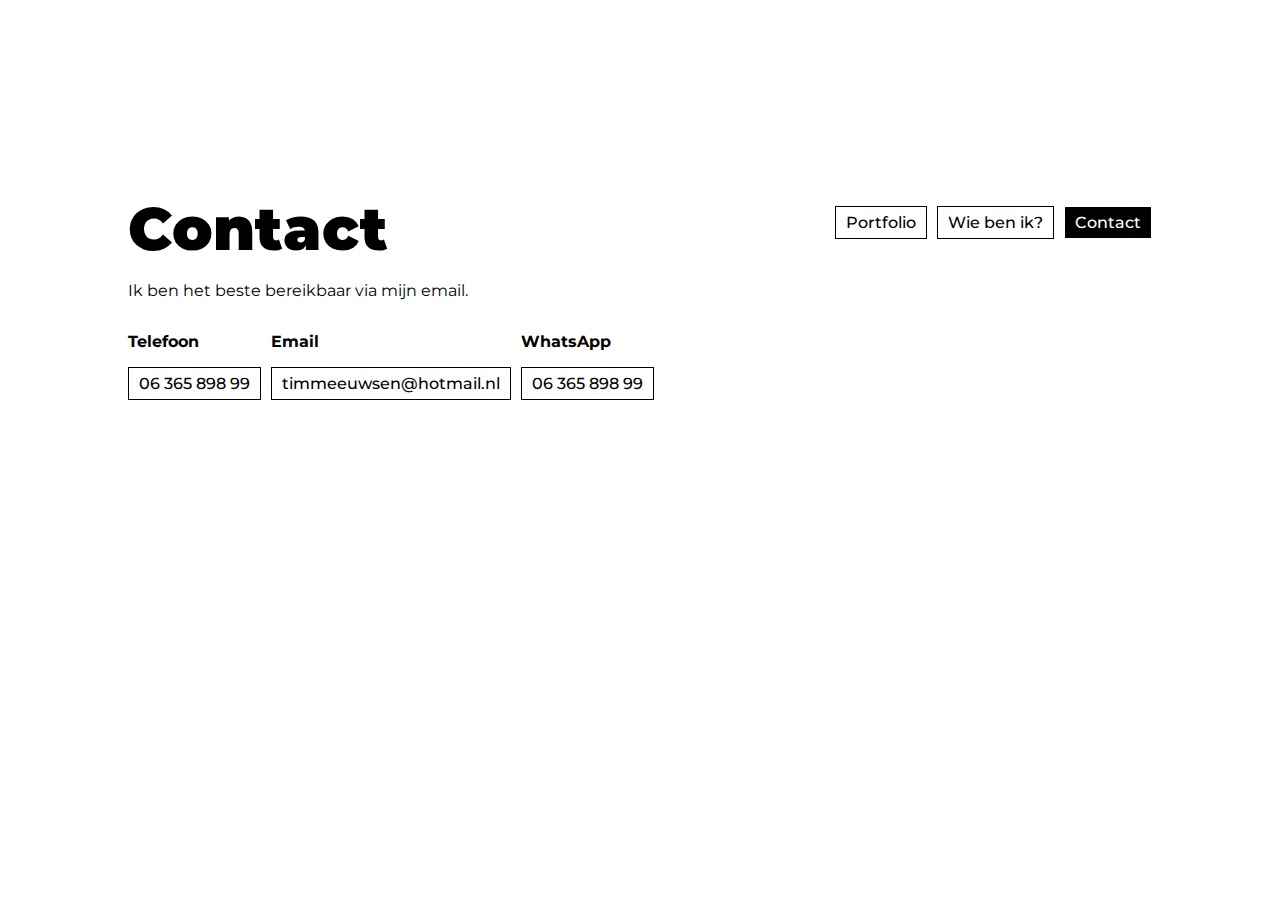
<file: contact.html>
<!DOCTYPE html>
<html>

<head>
    <title>Portfolio</title>
    <link rel="stylesheet" href="css/style.css">
    <meta name="viewport" content="width=device-width, initial-scale=1.0">
</head>

<body id="contact">
    <nav>
        <a href="index.html">Portfolio</a>
        <a href="wie-ben-ik.html" >Wie ben ik?</a>
        <a class="bold">Contact</a>
    </nav>
    <header>
        <h1>Contact</h1>
        <section id="contact-info">
            <p>Ik ben het beste bereikbaar via mijn email.</p>
            <div>

           
                <section>
                    <strong><p>Telefoon</p></strong>
                    <a href="tel:0636589899">06 365 898 99</a>
                </section>
                <section>
                    <strong><p>Email</p></strong>
                    <a href="mailto:timmeeuwsen@hotmail.nl">timmeeuwsen@hotmail.nl</a>
                </section>
                <section>
                    <strong><p>WhatsApp</p></strong>
                    <a href="https://wa.me/31636589899">06 365 898 99</a>
                </section>
            </div>
        </section>
    </header>
    <main>
        
        
    </main>
</body>
<script src="js/script.js"></script>

</html>
</file>
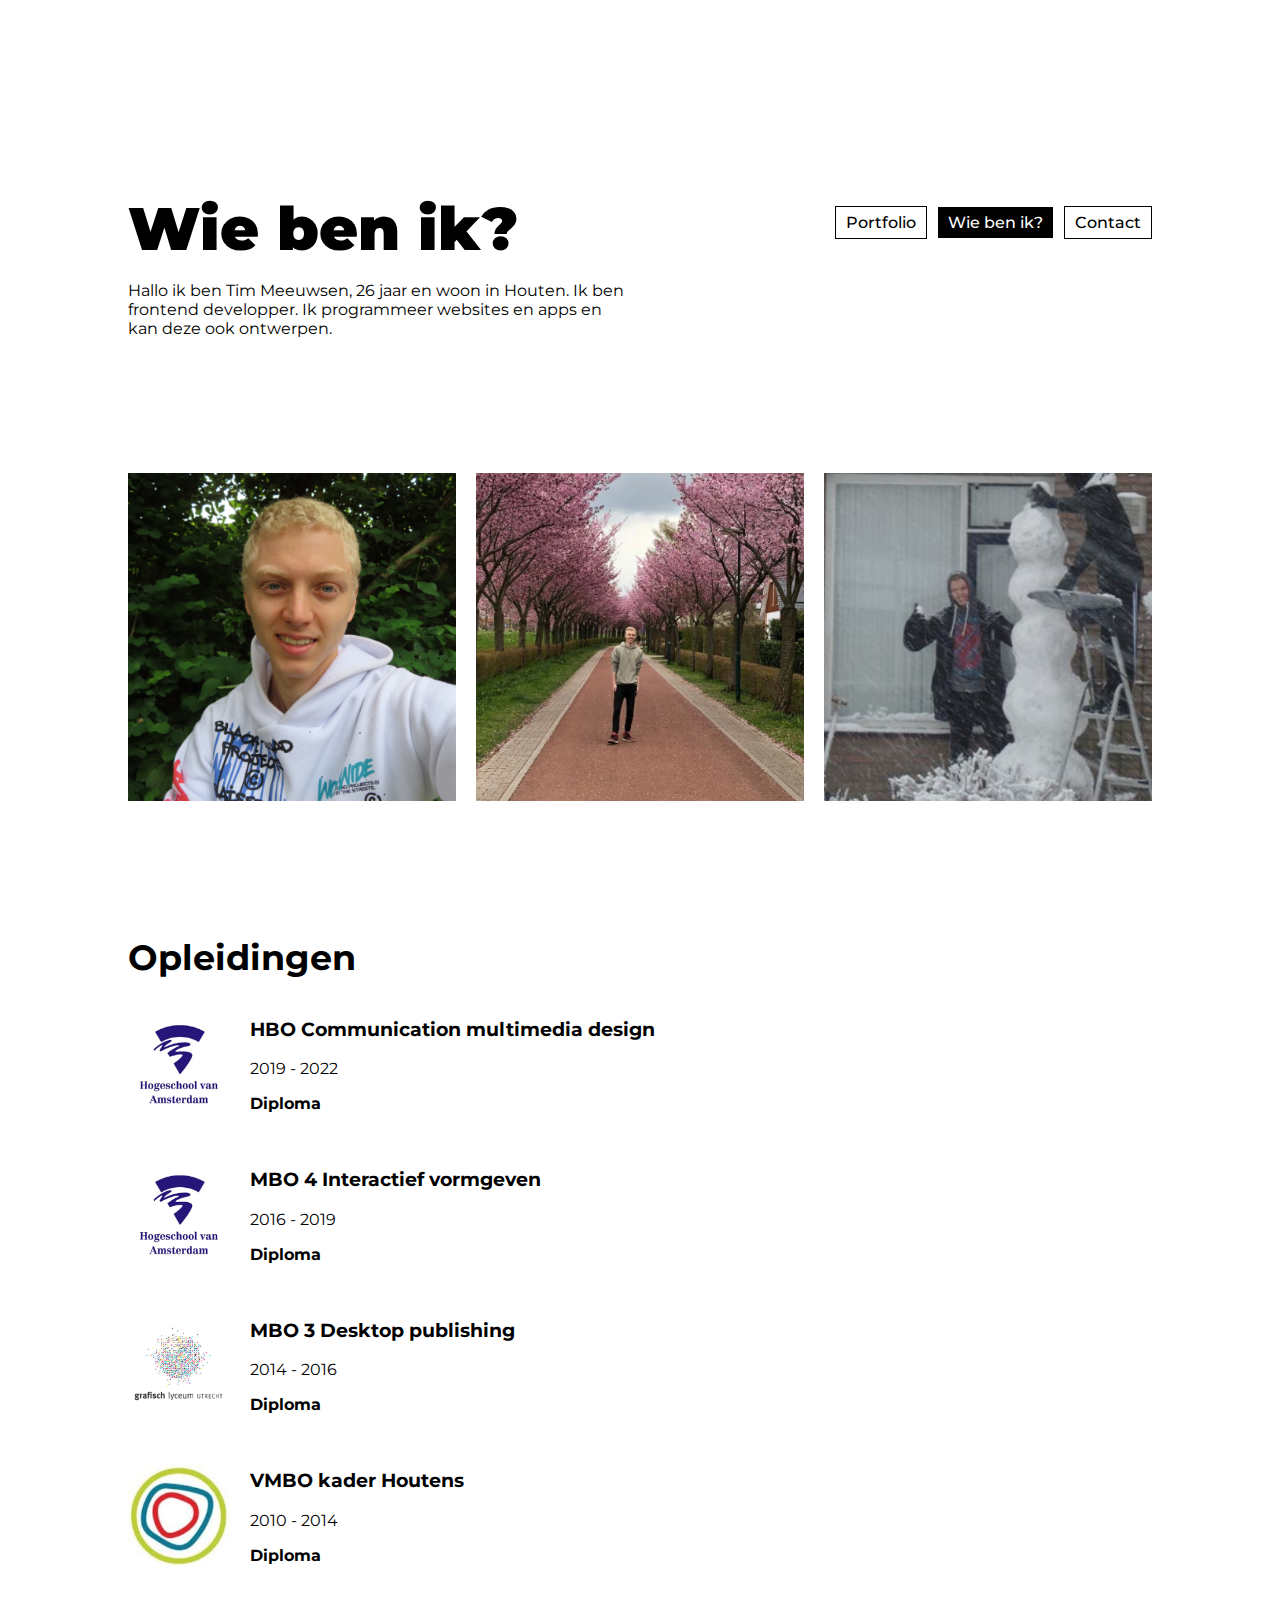
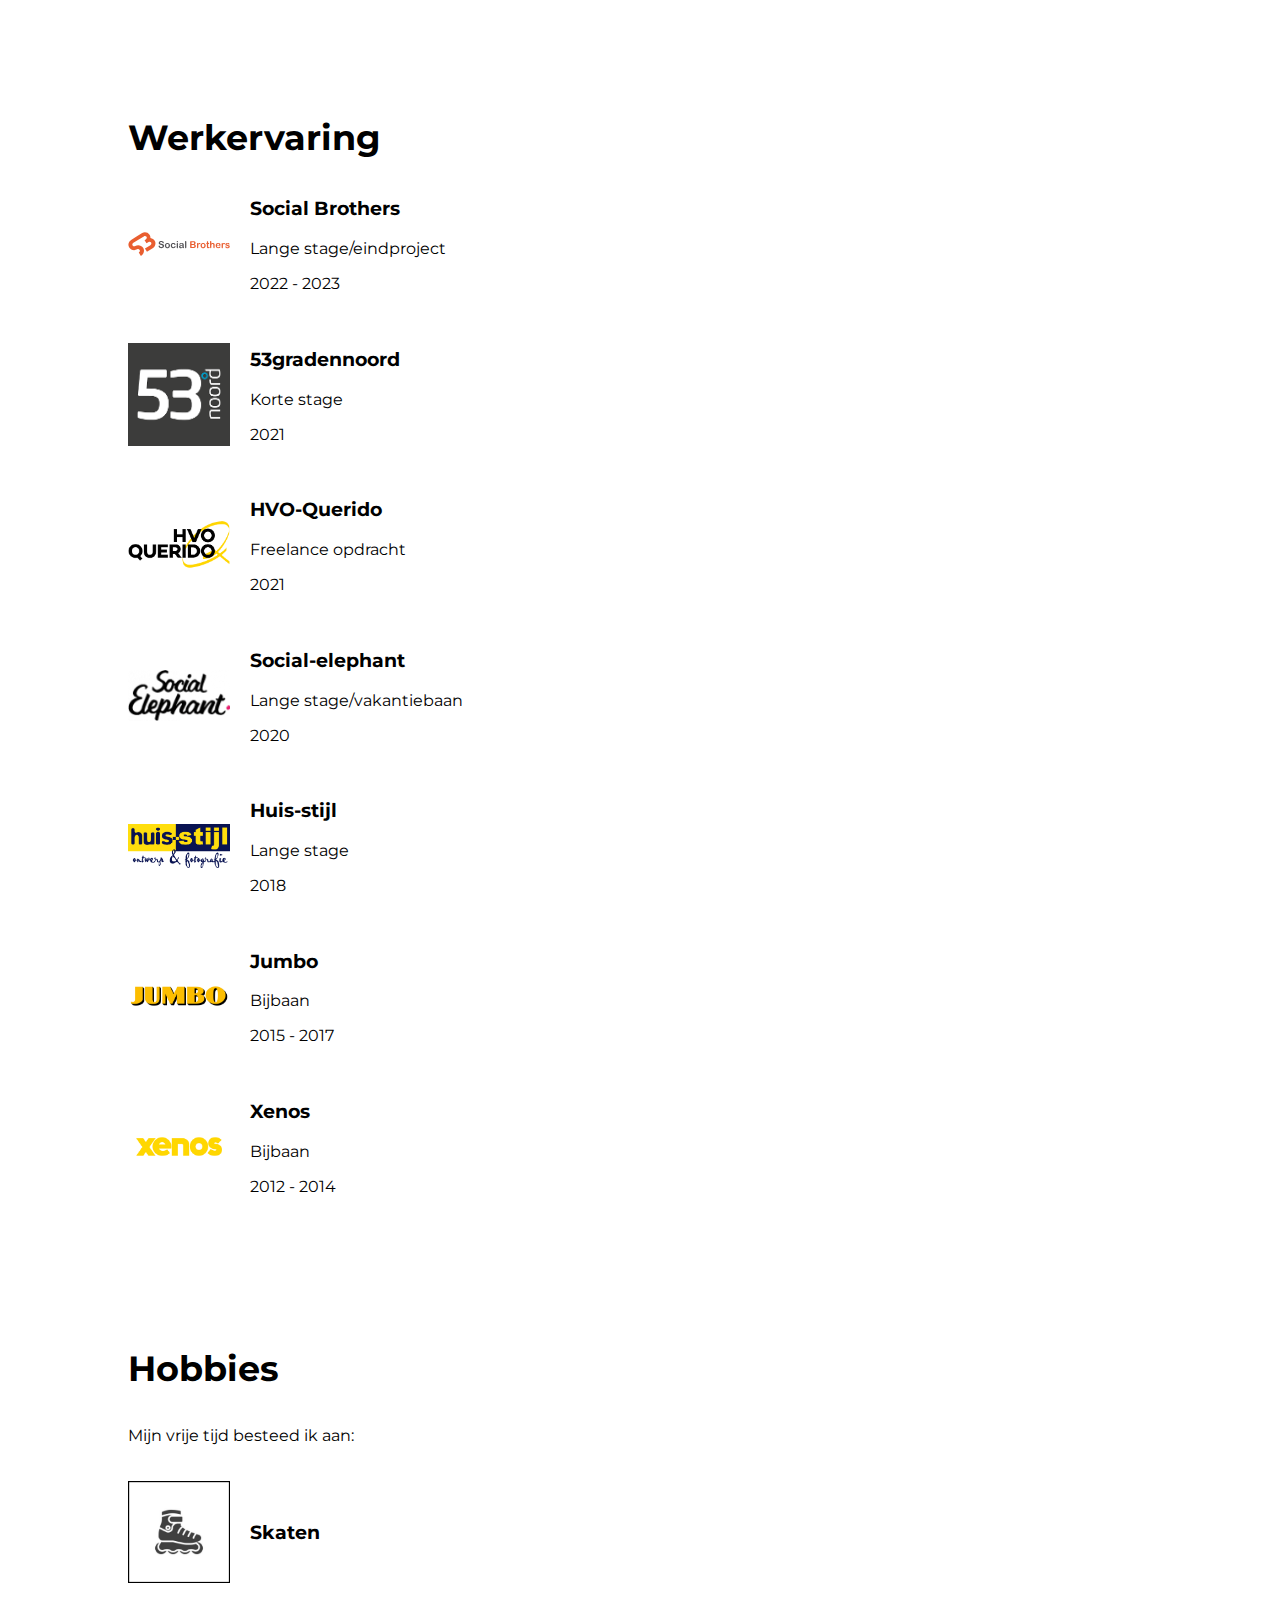
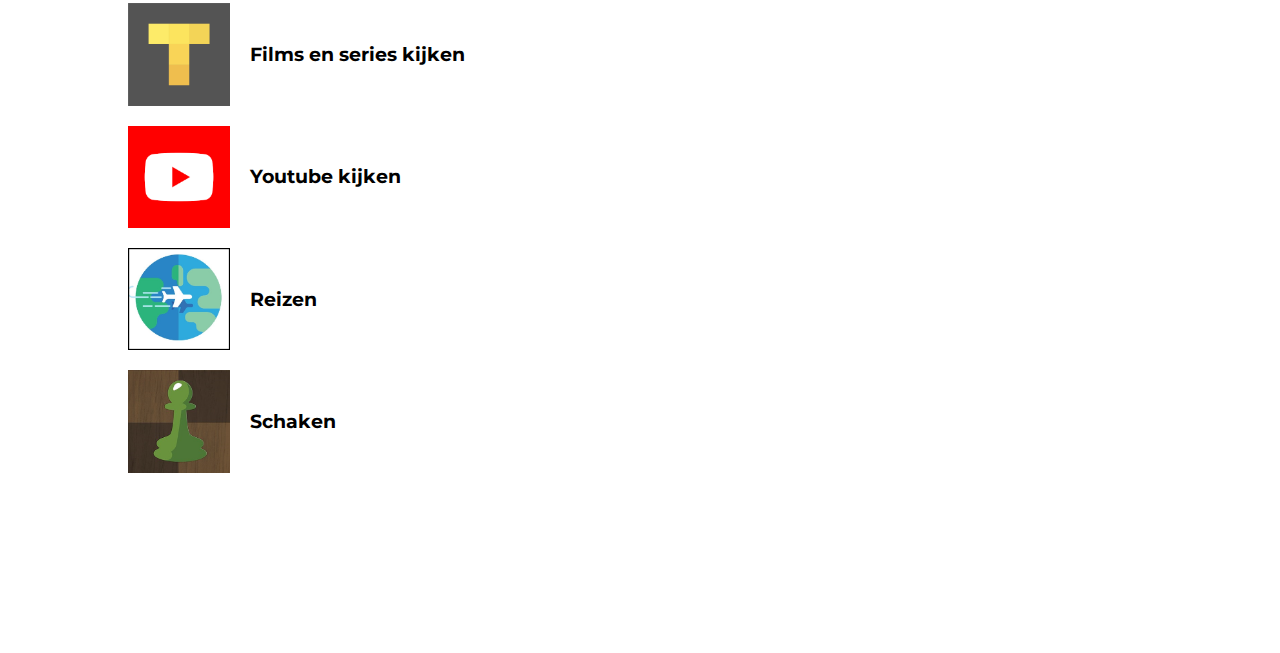
<file: wie-ben-ik.html>
<!DOCTYPE html>
<html>

<head>
    <title>Portfolio</title>
    <link rel="stylesheet" href="css/style.css">
    <meta name="viewport" content="width=device-width, initial-scale=1.0">
</head>

<body id="about">
    <nav>
        <a href="index.html">Portfolio</a>
        <a class="bold" >Wie ben ik?</a>
        <a href="contact.html">Contact</a>
    </nav>
    <header>
        <h1>Wie ben ik?</h1>
        <p>Hallo ik ben Tim Meeuwsen, 26 jaar en woon in Houten. Ik ben frontend developper. Ik programmeer websites en apps en kan deze ook ontwerpen.</p>
    </header>
    <main>
        <div id="profielFotos">
            <img src="img/profiel.png">
            <img src="img/tim1.png">
            <img src="img/tim2.png">
        </div>

        <section id="opleidingen">
            <h2>Opleidingen</h2>
            <section>
                <img src="img/hva.png">
                <div>
                    <h3>HBO Communication multimedia design</h3>
                    <p>2019 - 2022</p>
                    <strong><p>Diploma</p></strong>
                </div>
            </section>
            <section>
                <img src="img/hva.png">

                <div>
                    <h3>MBO 4 Interactief vormgeven </h3>
                    <p>2016 - 2019</p>
                    <strong><p>Diploma</p></strong>
                </div>
            </section>
            <section>
                <img src="img/glu.png">
                <div>
                    <h3>MBO 3 Desktop publishing </h3>
                    <p>2014 - 2016</p>
                    <strong><p>Diploma</p></strong>
                </div>
            </section>
            <section>
                <img src="img/houtens.png">
                <div>
                    <h3>VMBO kader Houtens</h3>
                    <p>2010 - 2014</p>
                    <strong><p>Diploma</p></strong>
                </div>
            </section>
        </section>

        <section id="werkervaring">
            <h2>Werkervaring</h2>
            <section>
                <img src="img/SBlogo.svg">
                <div>
                    <h3>Social Brothers</h3>
                    <p>Lange stage/eindproject</p>
                    <p>2022 - 2023</p>
                </div>
            </section>
            <section>
                <img src="img/53gradennoord.png">
                <div>
                    <h3>53gradennoord</h3>
                    <p>Korte stage</p>
                    <p>2021</p>
                </div>
            </section>

            <section>
                <img src="img/hvo-querido.png">
                <div>
                    <h3>HVO-Querido</h3>
                    <p>Freelance opdracht</p>
                    <p>2021</p>
                </div>
            </section>
            <section>
                <img src="img/socialElephant-logo.png">
                <div>
                    <h3>Social-elephant</h3>
                    <p>Lange stage/vakantiebaan</p>
                    <p>2020</p>
                </div>
            </section>
            <section>
                <img src="img/huis-stijl.png">
                <div>
                    <h3>Huis-stijl</h3>
                    <p>Lange stage</p>
                    <p>2018</p>
                </div>
            </section>
            <section>
                <img src="img/jumbo.jpg">
                <div>
                    <h3>Jumbo</h3>
                    <p>Bijbaan</p>
                    <p>2015 - 2017</p>
                </div>
            </section>
            <section>
                <img src="img/xenos.webp">
                <div>
                    <h3>Xenos</h3>
                    <p>Bijbaan</p>
                    <p>2012 - 2014</p>
                </div>
            </section>
        </section>

        <section id="hobbies">
            <h2>Hobbies</h2>
            <p>Mijn vrije tijd besteed ik aan:</p>
            <section>
                <img src="img/skating.png">
                <div>
                    <h3>Skaten</h3>
                </div>
            </section>
            <section>
                <img src="img/tv-time.png">
                <div>
                    <h3>Films en series kijken</h3>
                </div>
            </section>
            <section>
                <img src="img/youtube.png">
                <div>
                    <h3>Youtube kijken</h3>
                </div>
            </section>
            <section>
                <img src="img/travel.png">
                <div>
                    <h3>Reizen</h3>
                </div>
            </section>
            <section>
                <img src="img/chess.png">
                <div>
                    <h3>Schaken</h3>
                </div>
            </section>
        </section>
        
    </main>
</body>
<script src="js/script.js"></script>

</html>
</file>
<file: css/style.css>
/* Font face */
@font-face {
    font-family: 'Montserrat';
    src: url('../fonts/Montserrat-Regular.woff2') format('woff2'),
        url('../fonts/Montserrat-Regular.woff') format('woff');
    font-weight: normal;
    font-style: normal;
    font-display: swap;
}

@font-face {
    font-family: 'Montserrat';
    src: url('../fonts/Montserrat-SemiBold.woff2') format('woff2'),
        url('../fonts/Montserrat-SemiBold.woff') format('woff');
    font-weight: 600;
    font-style: normal;
    font-display: swap;
}

@font-face {
    font-family: 'Montserrat';
    src: url('../fonts/Montserrat-Bold.woff2') format('woff2'),
        url('../fonts/Montserrat-Bold.woff') format('woff');
    font-weight: bold;
    font-style: normal;
    font-display: swap;
}

@font-face {
    font-family: 'Montserrat';
    src: url('../fonts/Montserrat-Medium.woff2') format('woff2'),
        url('../fonts/Montserrat-Medium.woff') format('woff');
    font-weight: 500;
    font-style: normal;
    font-display: swap;
}

@font-face {
    font-family: 'Montserrat';
    src: url('../fonts/Montserrat-Black.woff2') format('woff2'),
        url('../fonts/Montserrat-Black.woff') format('woff');
    font-weight: 900;
    font-style: normal;
    font-display: swap;
}

@font-face {
    font-family: 'Montserrat';
    src: url('../fonts/Montserrat-Bold.woff2') format('woff2'),
        url('../fonts/Montserrat-Bold.woff') format('woff');
    font-weight: bold;
    font-style: normal;
    font-display: swap;
}

@font-face {
    font-family: 'Montserrat';
    src: url('../fonts/Montserrat-Black.woff2') format('woff2'),
        url('../fonts/Montserrat-Black.woff') format('woff');
    font-weight: 900;
    font-style: normal;
    font-display: swap;
}

@font-face {
    font-family: 'Montserrat';
    src: url('../fonts/Montserrat-Regular.woff2') format('woff2'),
        url('../fonts/Montserrat-Regular.woff') format('woff');
    font-weight: normal;
    font-style: normal;
    font-display: swap;
}

@font-face {
    font-family: 'Montserrat';
    src: url('../fonts/Montserrat-Medium.woff2') format('woff2'),
        url('../fonts/Montserrat-Medium.woff') format('woff');
    font-weight: 500;
    font-style: normal;
    font-display: swap;
}

@font-face {
    font-family: 'Montserrat';
    src: url('../fonts/Montserrat-SemiBold.woff2') format('woff2'),
        url('../fonts/Montserrat-SemiBold.woff') format('woff');
    font-weight: 600;
    font-style: normal;
    font-display: swap;
}



/* /////////////////////////////////////////// */
/* General code alle pages */

html {
    overflow-y: scroll;
}


body {
    margin: 15vw 10vw;
    /* font-family: 'Montserrat', sans-serif; */
    font-family: 'Montserrat', sans-serif;
        font-weight: normal;
        font-style: normal;
    margin-bottom: 20vh;
    position: relative;
    max-width: 1500px;
}

header{
    margin-bottom: 15vh;
}

header p {
    max-width: 500px;
}

.bold {
    background-color: black;
    color: white;
}

nav{
    top: 1.5vh;
    right: 0;
    position: absolute;
    display: flex;
    gap: 10px;
    flex-wrap: wrap;
}

.scrollMenu{
    position: fixed;
    background-color: white;
    width: 100vw;
    justify-content: right;
    padding: 3vh 10vw  3vh  10vw ;
    top: 0;
    right: 0;
    box-sizing: border-box;
    z-index: 1;
}

main {
    display: flex;
    flex-direction: column;
    gap: 15vh;
}

h1 {
    font-size: 60px;
    margin: 0;
    font-weight: 900;
}

h2 {
    margin: 0px;
    font-size: 35px;
    font-weight: 700;
}

nav a {
    text-decoration: none;
    border: 1px solid;
    padding: 6px 10px;
    cursor: pointer;
    color: black;
    font-weight: 500;
}

nav a:hover {
    background-color: black;
    color: white;
}

/*Filter*/
#filter {
    display: flex;
    align-items: center;
    gap: 10px;
    margin-bottom: 5vh;
    flex-wrap: wrap;
}


#filter button {
    cursor: pointer;
    border: 1px solid;
    padding: 6px 10px;
    font-weight: 500;
    background-color: white;
    font-size: 1em;
}

#filter button:hover{
    background-color: black;
    color: white;
}

#filter .bold{
    background-color: black;
}

/* ////////////////////////////////// */

/* index styling */

#index section {
    display: grid;
    gap: 5%;
    grid-template-columns: 40% 55%;
}

#index section img {
    width: 100%;
    background-color: black;
    border: 1px solid;
}

#index section video{
    width: 100%;
}

#index .mobile {
    width: 40%;
    justify-self: center;
}

#index section div {
    align-self: center;
    display: flex;
    flex-direction: column;
    align-items: flex-start;
    gap: 20px;
}

#index section div p{
    margin-block-start: 0em;
    margin-block-end: 0em;
}

#index section a {
    text-decoration: none;
    border: 1px solid;
    padding: 6px 10px;
    cursor: pointer;
    color: black;
    font-weight: 500;
}

#index section a:hover {
    background-color: black;
    color: white;
}

#index .hide {
    display: none;
}


/* /////////////////////////// */
/* wie ben ik styling */


#profielFotos{
    display: grid;
    grid-template-columns: 1fr 1fr 1fr;
    gap: 20px;
}

#about img{
    width: 100%;
}

/* Opleiding */
#opleidingen {
    display: flex;
    gap: 20px;
    flex-direction: column;
}

#opleidingen section{
display: flex;
gap: 20px;
}

#opleidingen section img{
    width: 10%;
    height: fit-content;
    align-self: center;     
}


/* Werkervaring */
#werkervaring {
    display: flex;
    gap: 20px;
    flex-direction: column;
}

#werkervaring section{
display: flex;
gap: 20px;
}

#werkervaring section img{
    width: 10%;
    height: fit-content;
    align-self: center;     
}


/* Hobies */
#hobbies {
    display: flex;
    gap: 20px;
    flex-direction: column;
}

#hobbies section{
display: flex;
gap: 20px;
align-items: center;
}

#hobbies section img{
    width: 10%;
    height: fit-content;
    align-self: center;     
}


/* /////////////////////////////////////// */
/* Contact page styling */

#contact div {
    display: flex;
    gap: 10px;
    flex-wrap: wrap;
}

#contact-info a{
    text-decoration: none;
    border: 1px solid;
    padding: 6px 10px;
    cursor: pointer;
    color: black;
    font-weight: 500;
    display: block;
}

#contact-info a:hover{
    background-color: black;
    color: white;
}



/* ///////////////////////////////////// */
/* Responsive styling */

@media screen and (max-width: 800px) {

    /* General styling */
    header {
        margin-bottom: 10vh;
    }

    /* Index styling */

    #index section {
        grid-template-columns: 100%;
    }
    
    #index .mobile{
        justify-self: left;
    }

}

@media screen and (max-width: 900px) {

    /* General styling */

    nav{
        position: relative;
        top: 0;
        margin-bottom: 10vh;
        gap: 5px;
        font-size: 0.9em;
    }

    .scrollMenu{
        justify-content: left;
        left: 0;
        right: none;
    }
    
    #opleidingen section img,#opdrachtgevers section img,#hobbies section img{
        width: 20%;
    }

    #profielFotos{
        grid-template-columns: 1fr 1fr;
    }

    h1{
        font-size: 45px;
    }
    h2{
        font-size: 30px;
    }
}
</file>
